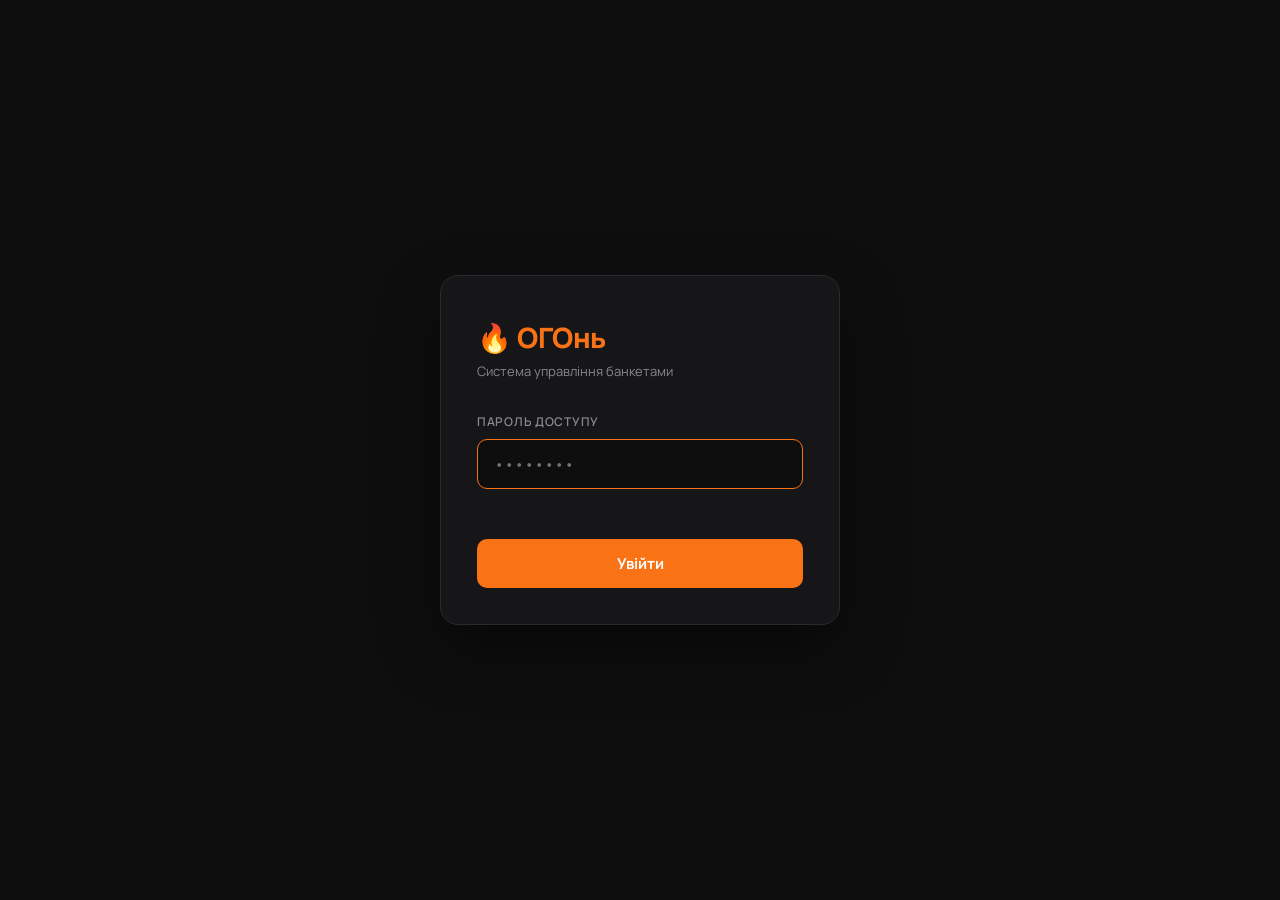
<file: index.html>
<!DOCTYPE html>
<html lang="uk">
<head>
<meta charset="UTF-8">
<script src="auth.js"></script><meta name="viewport" content="width=device-width, initial-scale=1.0">
<title>Дашборд · ОГОнь Банкети</title>
<link rel="stylesheet" href="style.css">
<style>
.stats-grid-4 {
  display: grid;
  grid-template-columns: repeat(4, 1fr);
  gap: 14px;
  margin-bottom: 32px;
}
@media (max-width: 768px) {
  .stats-grid-4 { grid-template-columns: repeat(2, 1fr); gap: 10px; margin-bottom: 20px; }
  .stats-grid-4 .stat-card { padding: 14px 16px; }
  .stats-grid-4 .stat-val  { font-size: 22px; }
  .banquet-row { display: flex !important; flex-direction: column; gap: 5px; padding: 14px 16px; }
  .dash-row-top    { display: flex; justify-content: space-between; align-items: flex-start; }
  .dash-row-meta   { display: flex; gap: 10px; align-items: center; flex-wrap: wrap; }
  .dash-row-bottom { display: flex; justify-content: space-between; align-items: center; padding-top: 8px; border-top: 1px solid var(--border); margin-top: 4px; }
}
</style>
</head>
<body>
<div class="top-bar">
  <nav class="top-bar-nav">
    <a class="nav-link active" href="index.html">Головна</a>
    <a class="nav-link" href="banquets.html">Банкети</a>
    <a class="nav-link" href="clients.html">Клієнти</a>
  </nav>
  <div class="tbs"></div>
  <a class="btn-primary" href="add.html">+ Новий банкет</a>
</div>

<div class="page-wrap fade-in">
  <div class="page-header">
    <div>
      <div class="page-title">Дашборд</div>
      <div class="page-sub" id="dashDate"></div>
    </div>
    <button class="btn-ghost" onclick="syncAll()">
      <svg width="13" height="13" viewBox="0 0 24 24" fill="none" stroke="currentColor" stroke-width="2.5"><path d="M23 4v6h-6"/><path d="M1 20v-6h6"/><path d="M3.51 9a9 9 0 0114.85-3.36L23 10M1 14l4.64 4.36A9 9 0 0020.49 15"/></svg>
      Оновити
    </button>
  </div>

  <div class="stats-grid-4">
    <div class="stat-card acc">
      <div class="stat-label">Цього місяця</div>
      <div class="stat-val" id="stTotal">—</div>
      <div class="stat-sub">всього банкетів</div>
    </div>
    <div class="stat-card" style="border-color:rgba(46,203,113,.25)">
      <div class="stat-label">Майбутні</div>
      <div class="stat-val" id="stUpcoming" style="color:var(--green)">—</div>
      <div class="stat-sub">ще попереду</div>
    </div>
    <div class="stat-card">
      <div class="stat-label">Пройшли</div>
      <div class="stat-val" id="stPassed" style="color:var(--text-dim)">—</div>
      <div class="stat-sub">вже відбулися</div>
    </div>
    <div class="stat-card">
      <div class="stat-label">Скасовано</div>
      <div class="stat-val" id="stCancelled" style="color:var(--red)">—</div>
      <div class="stat-sub">цього місяця</div>
    </div>
  </div>

  <div class="section-head">
    <div class="section-title">Сьогоднішні банкети</div>
    <a class="btn-ghost" href="banquets.html">Всі банкети →</a>
  </div>
  <div class="banquet-list" id="dashToday">
    <div class="loader-wrap"><div class="loader-dots"><span></span><span></span><span></span></div></div>
  </div>

  <div class="section-head" style="margin-top:28px">
    <div class="section-title">Майбутні банкети місяця</div>
    <a class="btn-ghost" href="banquets.html">Всі банкети →</a>
  </div>
  <div class="banquet-list" id="dashUpcoming">
    <div class="loader-wrap"><div class="loader-dots"><span></span><span></span><span></span></div></div>
  </div>

  <div class="section-head" style="margin-top:28px">
    <div class="section-title">Пройшли цього місяця</div>
  </div>
  <div class="banquet-list" id="dashPassed">
    <div class="loader-wrap"><div class="loader-dots"><span></span><span></span><span></span></div></div>
  </div>

  <div class="section-head" style="margin-top:28px">
    <div class="section-title">Постійні клієнти</div>
    <a class="btn-ghost" href="clients.html">Всі клієнти →</a>
  </div>
  <div class="clients-grid" id="repeatClients">
    <div class="loader-wrap"><div class="loader-dots"><span></span><span></span><span></span></div></div>
  </div>

  <div class="cta-block">
    <div><h3>Оформити новий банкет</h3><p>Заповніть форму разом з клієнтом прямо зараз</p></div>
    <a class="btn-primary" href="add.html">+ Додати банкет</a>
  </div>
</div>

<div class="toast" id="toast"></div>
<script src="db.js"></script>
<script>
db_seed();
renderOfflineBanner();

document.getElementById('dashDate').textContent =
  new Date().toLocaleDateString('uk-UA', {weekday:'long', day:'numeric', month:'long', year:'numeric'});

const isMobile = () => window.innerWidth <= 768;

function todayMidnight() { const d = new Date(); d.setHours(0,0,0,0); return d; }
function tomorrowMidnight() { const d = todayMidnight(); d.setDate(d.getDate() + 1); return d; }
function banquetDate(b)  { return b.date ? new Date((b.date+'').split('T')[0]) : null; }

function isToday(b)      { const d = banquetDate(b); return d && d >= todayMidnight() && d < tomorrowMidnight(); }
function isFuture(b)     { const d = banquetDate(b); return d && d >= tomorrowMidnight(); }
function isPassed(b)     { const d = banquetDate(b); return d && d < todayMidnight(); }
function isThisMonth(b)  {
  const now = new Date(), d = banquetDate(b);
  return d && d.getMonth() === now.getMonth() && d.getFullYear() === now.getFullYear();
}

function rowDesktop(b) {
  const st = resolveStatus(b);
  return `<div class="banquet-row" style="grid-template-columns:100px 1fr 140px 72px 130px 100px" onclick="goTo('banquet-detail.html',{id:'${b.id}'})">
    <div class="br-date">${fmtDate(b.date)}</div>
    <div><div class="br-name">${b.clientName}</div>${b.comment?`<div class="br-note">${b.comment.slice(0,40)}${b.comment.length>40?'…':''}</div>`:''}</div>
    <div class="br-phone">${b.clientPhone}</div>
    <div class="br-guests">👥 ${b.guests}</div>
    <div class="br-sum acc">${fmt(b.totalFinal)}</div>
    <div><span class="status-pill ${st}">${statusLabel(st)}</span></div>
  </div>`;
}

function rowMobile(b) {
  const st = resolveStatus(b);
  return `<div class="banquet-row" onclick="goTo('banquet-detail.html',{id:'${b.id}'})">
    <div class="dash-row-top">
      <div class="br-name">${b.clientName}</div>
      <div class="br-date">${fmtDate(b.date)}</div>
    </div>
    <div class="dash-row-meta">
      <span class="br-phone">${b.clientPhone}</span>
      <span class="br-guests">👥 ${b.guests}</span>
      <span class="status-pill ${st}">${statusLabel(st)}</span>
    </div>
    <div class="dash-row-bottom">
      <span class="br-sum">${fmt(b.deposit)}</span>
      <span class="br-sum acc">${fmt(b.totalFinal)}</span>
    </div>
  </div>`;
}

function renderList(elId, list, empty) {
  const el = document.getElementById(elId);
  if (!list.length) { el.innerHTML = `<div class="empty-state"><div class="empty-icon">📅</div>${empty}</div>`; return; }
  el.innerHTML = list.map(isMobile() ? rowMobile : rowDesktop).join('');
}

async function render() {
  try {
    const [banquets, clients] = await Promise.all([db_getBanquets(), db_getClients()]);

    const thisMonth = banquets.filter(isThisMonth);
    const todayList = thisMonth.filter(b => b.status !== 'cancelled' && isToday(b))
                               .sort((a,b) => (a.time || '').localeCompare(b.time || '') || a.clientName.localeCompare(b.clientName));
    const upcoming  = thisMonth.filter(b => b.status !== 'cancelled' && isFuture(b))
                               .sort((a,b) => banquetDate(a) - banquetDate(b));
    const passed    = thisMonth.filter(b => b.status !== 'cancelled' && isPassed(b))
                               .sort((a,b) => banquetDate(b) - banquetDate(a));
    const cancelled = thisMonth.filter(b => b.status === 'cancelled');

    document.getElementById('stTotal').textContent     = thisMonth.length;
    document.getElementById('stUpcoming').textContent  = upcoming.length;
    document.getElementById('stPassed').textContent    = passed.length;
    document.getElementById('stCancelled').textContent = cancelled.length;

    renderList('dashToday',    todayList.slice(0,8), 'Сьогодні банкетів немає');
    renderList('dashUpcoming', upcoming.slice(0,8), 'Майбутніх банкетів цього місяця немає');
    renderList('dashPassed',   passed.slice(0,8),   'Пройшлих банкетів цього місяця ще немає');

    const statsArr = await Promise.all(clients.map(async c => ({...c, ...await db_getClientStats(c.id)})));
    const repeat   = statsArr.filter(c => c.count >= 2).sort((a,b) => b.count - a.count).slice(0,6);
    const rc = document.getElementById('repeatClients');
    if (!repeat.length) {
      rc.innerHTML = `<div class="empty-state" style="grid-column:1/-1"><div class="empty-icon">👥</div>Ще немає постійних клієнтів</div>`;
    } else {
      rc.innerHTML = repeat.map(c => `
        <div class="client-card" onclick="goTo('client-detail.html',{id:'${c.id}'})">
          <div class="client-card-header">
            <div class="client-avatar">${c.name.charAt(0)}</div>
            <div><div class="client-name">${c.name}</div><div class="client-phone">${c.phone}</div></div>
          </div>
          <div class="client-stats">
            <div class="client-stat acc"><div class="client-stat-val">${c.count}</div><div class="client-stat-lbl">Банкетів</div></div>
            <div class="client-stat grn"><div class="client-stat-val" style="font-size:12px">${fmt(c.total)}</div><div class="client-stat-lbl">Виручка</div></div>
          </div>
        </div>`).join('');
    }
  } catch(err) {
    showToast('⚠️ Помилка завантаження: ' + err.message);
  }
}

async function syncAll() {
  showToast('🔄 Оновлення...');
  try { await render(); showToast('✅ Дані оновлено'); }
  catch { showToast('⚠️ Помилка'); }
}

render();
</script>
</body>
</html>
</file>
<file: style.css>
/* ══════════════════════════════════════════
   style.css — Shared · Ресторан ОГОнь
══════════════════════════════════════════ */
@import url('https://fonts.googleapis.com/css2?family=Unbounded:wght@400;600;700;900&family=Manrope:wght@400;500;600;700&display=swap');

:root {
  --bg:         #0e0e0f;
  --surface:    #161618;
  --surface2:   #1e1e21;
  --border:     #2a2a2e;
  --border2:    #383840;
  --accent:     #e8572a;
  --accent2:    #f0893a;
  --green:      #2ecb71;
  --red:        #e8392a;
  --yellow:     #f5c842;
  --text:       #f0ede8;
  --text-dim:   #8a8790;
  --text-muted: #8c8b92;
  --radius:     12px;
  --radius-lg:  18px;
  --fh: 'Unbounded', sans-serif;
  --fb: 'Manrope', sans-serif;
}
*,*::before,*::after { box-sizing: border-box; margin: 0; padding: 0; }
html { scroll-behavior: smooth; }
body { font-family: var(--fb); background: var(--bg); color: var(--text); min-height: 100vh; line-height: 1.5; overflow-x: hidden; }
button { cursor: pointer; font-family: var(--fb); }
input,textarea,select { font-family: var(--fb); }
a { color: inherit; text-decoration: none; }
::-webkit-scrollbar { width: 4px; }
::-webkit-scrollbar-track { background: transparent; }
::-webkit-scrollbar-thumb { background: var(--border); border-radius: 4px; }

/* TOP BAR */
.top-bar { position: sticky; top: 0; z-index: 200; background: rgba(14,14,15,.95); backdrop-filter: blur(18px); border-bottom: 1px solid var(--border); display: flex; align-items: center; gap: 14px; padding: 0 28px; height: 56px; }
.top-bar-logo { font-family: var(--fh); font-size: 13px; font-weight: 700; color: var(--accent); letter-spacing: .06em; text-transform: uppercase; display: flex; align-items: center; gap: 7px; flex-shrink: 0; cursor: pointer; }
.top-bar-logo:hover { opacity: .85; }
.top-bar-nav { display: flex; gap: 2px; }
.nav-link { background: none; border: none; font-size: 13px; font-weight: 600; color: var(--text-dim); padding: 7px 14px; border-radius: 8px; transition: color .18s, background .18s; white-space: nowrap; display: inline-flex; align-items: center; }
.nav-link:hover { color: var(--text); background: var(--surface2); }
.nav-link.active { color: var(--text); background: var(--surface2); }
.tbs { flex: 1; }
.btn-primary { background: var(--accent); color: #fff; border: none; font-family: var(--fh); font-size: 11px; font-weight: 700; letter-spacing: .06em; text-transform: uppercase; padding: 9px 20px; border-radius: var(--radius); display: inline-flex; align-items: center; gap: 7px; transition: background .18s, transform .12s, box-shadow .18s; box-shadow: 0 4px 16px rgba(232,87,42,.25); flex-shrink: 0; }
.btn-primary:hover { background: var(--accent2); transform: translateY(-1px); box-shadow: 0 6px 22px rgba(232,87,42,.4); }
.btn-primary:active { transform: translateY(0); }

/* BACK / SECONDARY BUTTONS */
.btn-back { display: inline-flex; align-items: center; gap: 8px; background: var(--surface2); border: 1.5px solid var(--border); color: var(--text-dim); font-size: 13px; font-weight: 700; padding: 8px 16px; border-radius: var(--radius); transition: color .18s, border-color .18s; cursor: pointer; }
.btn-back:hover { color: var(--text); border-color: var(--border2); }
.btn-ghost { background: var(--surface2); border: 1.5px solid var(--border); color: var(--text-dim); font-size: 12px; font-weight: 700; padding: 7px 16px; border-radius: 20px; transition: color .18s, border-color .18s; display: inline-flex; align-items: center; gap: 6px; }
.btn-ghost:hover { color: var(--text); border-color: var(--border2); }

/* LAYOUT */
.page-wrap      { max-width: 980px; margin: 0 auto; padding: 36px 28px 60px; }
.page-wrap-wide { max-width: 1160px; margin: 0 auto; padding: 36px 28px 60px; }
.page-header    { display: flex; align-items: flex-start; justify-content: space-between; gap: 16px; margin-bottom: 32px; flex-wrap: wrap; }
.page-title     { font-family: var(--fh); font-size: 20px; font-weight: 700; color: var(--text); }
.page-sub       { font-size: 13px; color: var(--text-muted); margin-top: 4px; }
.section-head   { display: flex; align-items: center; justify-content: space-between; margin-bottom: 14px; }
.section-title  { font-family: var(--fh); font-size: 10px; font-weight: 700; letter-spacing: .1em; text-transform: uppercase; color: var(--text-dim); }

/* STATS */
.stats-grid { display: grid; grid-template-columns: repeat(3,1fr); gap: 14px; margin-bottom: 32px; }
.stat-card { background: var(--surface); border: 1px solid var(--border); border-radius: var(--radius-lg); padding: 22px; transition: border-color .2s; }
.stat-card:hover { border-color: var(--border2); }
.stat-label { font-size: 11px; font-weight: 700; letter-spacing: .08em; text-transform: uppercase; color: var(--text-muted); margin-bottom: 8px; }
.stat-val   { font-family: var(--fh); font-size: 26px; font-weight: 700; color: var(--text); }
.stat-sub   { font-size: 12px; color: var(--text-muted); margin-top: 4px; }
.stat-card.acc .stat-val { color: var(--accent); }
.stat-card.grn .stat-val { color: var(--green); }

/* STATUS PILL */
.status-pill { font-size: 10px; font-weight: 800; letter-spacing: .06em; text-transform: uppercase; padding: 4px 11px; border-radius: 20px; display: inline-block; white-space: nowrap; }
.status-pill.confirmed { background: rgba(46,203,113,.12); color: var(--green); border: 1px solid rgba(46,203,113,.3); }
.status-pill.passed    { background: rgba(138,135,144,.12); color: var(--text-dim); border: 1px solid rgba(138,135,144,.25); }
.status-pill.cancelled { background: rgba(232,57,42,.1); color: var(--red); border: 1px solid rgba(232,57,42,.25); }

/* BANQUET ROW */
.banquet-list { display: flex; flex-direction: column; gap: 8px; }
.banquet-row { background: var(--surface); border: 1.5px solid var(--border); border-radius: var(--radius); padding: 13px 18px; display: grid; align-items: center; gap: 12px; transition: border-color .2s, background .18s; cursor: pointer; }
.banquet-row:hover { border-color: var(--border2); background: var(--surface2); }
.br-date  { font-size: 12px; font-weight: 700; color: var(--text-dim); }
.br-name  { font-size: 14px; font-weight: 700; color: var(--text); }
.br-note  { font-size: 11px; color: var(--text-muted); margin-top: 2px; overflow: hidden; text-overflow: ellipsis; white-space: nowrap; }
.br-phone { font-size: 12px; color: var(--text-muted); font-weight: 500; }
.br-guests { font-size: 13px; font-weight: 700; color: var(--text-dim); }
.br-sum  { font-family: var(--fh); font-size: 14px; font-weight: 700; color: var(--text); text-align: right; white-space: nowrap; }
.br-sum.acc { color: var(--accent); }

/* EMPTY STATE */
.empty-state { padding: 56px; text-align: center; color: var(--text-muted); font-size: 14px; background: var(--surface); border: 1.5px dashed var(--border); border-radius: var(--radius-lg); }
.empty-icon  { font-size: 36px; margin-bottom: 12px; opacity: .4; }

/* CTA BLOCK */
.cta-block { margin-top: 28px; background: linear-gradient(135deg, #1e0e08, #2a1208); border: 1.5px solid rgba(232,87,42,.2); border-radius: var(--radius-lg); padding: 26px 30px; display: flex; align-items: center; justify-content: space-between; gap: 20px; }
.cta-block h3 { font-family: var(--fh); font-size: 13px; font-weight: 700; color: var(--text); margin-bottom: 4px; }
.cta-block p  { font-size: 13px; color: var(--text-dim); }

/* TABLE */
.tbl-wrap { background: var(--surface); border: 1px solid var(--border); border-radius: var(--radius-lg); overflow: hidden; }
.tbl-head { display: grid; gap: 12px; padding: 11px 20px; background: var(--surface2); border-bottom: 1px solid var(--border); }
.th { font-size: 10px; font-weight: 800; letter-spacing: .1em; text-transform: uppercase; color: var(--text-muted); }
.tbl-body { display: flex; flex-direction: column; }
.tbl-row  { display: grid; gap: 12px; padding: 13px 20px; border-bottom: 1px solid var(--border); align-items: center; transition: background .15s; cursor: pointer; }
.tbl-row:last-child { border-bottom: none; }
.tbl-row:hover { background: var(--surface2); }
.td { font-size: 13px; color: var(--text); font-weight: 500; overflow: hidden; text-overflow: ellipsis; white-space: nowrap; }
.td.muted { color: var(--text-dim); }
.td.bold  { font-weight: 700; }
.td.mono  { font-family: var(--fh); font-size: 13px; font-weight: 700; }
.td.acc   { color: var(--accent); font-weight: 700; }
.td.grn   { color: var(--green); font-weight: 700; }

/* LOADER */
.loader-dots { display: flex; justify-content: center; gap: 6px; margin-bottom: 10px; }
.loader-dots span { width: 7px; height: 7px; border-radius: 50%; background: var(--accent); animation: bounce .9s ease-in-out infinite; }
.loader-dots span:nth-child(2) { animation-delay: .15s; }
.loader-dots span:nth-child(3) { animation-delay: .3s; }
@keyframes bounce { 0%,80%,100%{transform:scale(.5);opacity:.4} 40%{transform:scale(1);opacity:1} }
.loader-wrap { padding: 48px; text-align: center; color: var(--text-muted); font-size: 13px; }

/* SEARCH / FILTERS */
.controls-row { display: flex; gap: 10px; align-items: center; flex-wrap: wrap; }
.search-input { background: var(--surface2); border: 1.5px solid var(--border); border-radius: var(--radius); color: var(--text); font-size: 14px; font-weight: 500; padding: 9px 14px; outline: none; transition: border-color .2s; }
.search-input:focus { border-color: var(--accent); }
.search-input::placeholder { color: var(--text-muted); }
.filter-tabs { display: flex; gap: 6px; flex-wrap: wrap; margin-bottom: 18px; }
.filter-tab  { background: var(--surface2); border: 1.5px solid var(--border); border-radius: 20px; padding: 6px 16px; font-size: 12px; font-weight: 700; color: var(--text-dim); transition: all .18s; }
.filter-tab:hover  { color: var(--text); border-color: var(--border2); }
.filter-tab.active { background: var(--accent); border-color: var(--accent); color: #fff; }

/* PAGINATION */
.pagination { display: flex; align-items: center; justify-content: center; gap: 6px; margin-top: 20px; }
.page-btn   { background: var(--surface); border: 1.5px solid var(--border); color: var(--text-dim); font-size: 13px; font-weight: 700; width: 36px; height: 36px; border-radius: 8px; display: flex; align-items: center; justify-content: center; transition: all .18s; }
.page-btn:hover { border-color: var(--text-dim); color: var(--text); }
.page-btn.cur   { background: var(--accent); border-color: var(--accent); color: #fff; }
.page-info { font-size: 12px; color: var(--text-muted); text-align: center; margin-top: 8px; }

/* DETAIL LAYOUT */
.detail-grid { display: grid; grid-template-columns: 340px 1fr; gap: 20px; align-items: start; }
.info-card   { background: var(--surface); border: 1px solid var(--border); border-radius: var(--radius-lg); padding: 24px; }
.info-card-title { font-family: var(--fh); font-size: 10px; font-weight: 700; letter-spacing: .1em; text-transform: uppercase; color: var(--text-muted); margin-bottom: 18px; display: flex; align-items: center; gap: 8px; }
.info-card-title::after { content: ''; flex: 1; height: 1px; background: var(--border); }
.info-row   { display: flex; justify-content: space-between; align-items: flex-start; gap: 12px; padding: 9px 0; border-bottom: 1px solid var(--border); }
.info-row:last-child { border-bottom: none; }
.info-key   { font-size: 12px; color: var(--text-muted); font-weight: 600; white-space: nowrap; }
.info-val   { font-size: 13px; font-weight: 700; color: var(--text); text-align: right; }
.info-val.acc { color: var(--accent); }
.info-val.grn { color: var(--green); }

/* DISHES LIST */
.dishes-list  { display: flex; flex-direction: column; gap: 8px; }
.dish-row     { background: var(--surface); border: 1px solid var(--border); border-radius: var(--radius); padding: 11px 15px; display: flex; align-items: center; gap: 14px; }
.dish-row-name     { flex: 1; font-size: 14px; font-weight: 700; color: var(--text); }
.dish-row-qty      { font-size: 12px; font-weight: 700; color: var(--text-muted); background: var(--surface2); border: 1px solid var(--border); border-radius: 8px; padding: 4px 12px; white-space: nowrap; }
.dish-row-price    { font-size: 13px; font-weight: 600; color: var(--text-muted); white-space: nowrap; }
.dish-row-subtotal { font-family: var(--fh); font-size: 13px; font-weight: 700; color: var(--accent); white-space: nowrap; text-align: right; min-width: 80px; }

/* CLIENTS GRID */
.clients-grid { display: grid; grid-template-columns: repeat(auto-fill, minmax(280px, 1fr)); gap: 14px; }
.client-card  { background: var(--surface); border: 1.5px solid var(--border); border-radius: var(--radius-lg); padding: 20px 22px; cursor: pointer; transition: border-color .2s, transform .15s, box-shadow .2s; display: flex; flex-direction: column; gap: 12px; }
.client-card:hover { border-color: var(--border2); transform: translateY(-2px); box-shadow: 0 8px 28px rgba(0,0,0,.35); }
.client-card-header { display: flex; align-items: flex-start; gap: 12px; }
.client-avatar { width: 44px; height: 44px; border-radius: 50%; flex-shrink: 0; background: linear-gradient(135deg,#2a1208,#3d1a0a); border: 2px solid rgba(232,87,42,.3); display: flex; align-items: center; justify-content: center; font-family: var(--fh); font-size: 14px; font-weight: 700; color: var(--accent); }
.client-name  { font-size: 15px; font-weight: 700; color: var(--text); line-height: 1.3; }
.client-phone { font-size: 12px; color: var(--text-muted); margin-top: 2px; font-weight: 500; }
.client-stats     { display: flex; gap: 10px; }
.client-stat      { background: var(--surface2); border: 1px solid var(--border); border-radius: var(--radius); padding: 8px 12px; flex: 1; text-align: center; }
.client-stat-val  { font-family: var(--fh); font-size: 14px; font-weight: 700; color: var(--text); }
.client-stat-lbl  { font-size: 10px; color: var(--text-muted); font-weight: 600; text-transform: uppercase; letter-spacing: .05em; margin-top: 2px; }
.client-stat.acc .client-stat-val { color: var(--accent); }
.client-stat.grn .client-stat-val { color: var(--green); }

/* MODAL */
.modal-overlay { position: fixed; inset: 0; background: rgba(0,0,0,.76); backdrop-filter: blur(8px); z-index: 1000; display: flex; align-items: center; justify-content: center; opacity: 0; pointer-events: none; transition: opacity .28s; }
.modal-overlay.vis { opacity: 1; pointer-events: all; }
.modal { background: var(--surface); border: 1px solid var(--border); border-radius: 24px; padding: 36px 32px; max-width: 520px; width: 92%; text-align: center; transform: scale(.9); transition: transform .28s cubic-bezier(.34,1.56,.64,1); box-shadow: 0 32px 80px rgba(0,0,0,.6); }
.modal-overlay.vis .modal { transform: scale(1); }
.modal-icon    { font-size: 50px; margin-bottom: 12px; display: block; }
.modal-title   { font-family: var(--fh); font-size: 18px; font-weight: 700; margin-bottom: 8px; }
.modal-sub     { font-size: 13px; color: var(--text-dim); margin-bottom: 18px; line-height: 1.6; }
.modal-summary { background: var(--surface2); border: 1px solid var(--border); border-radius: var(--radius); padding: 15px; text-align: left; font-size: 12px; color: var(--text-dim); line-height: 1.9; margin-bottom: 20px; max-height: 220px; overflow-y: auto; }
.modal-summary b { color: var(--text); }
.modal-btns { display: flex; gap: 10px; }
.modal-btn { flex: 1; padding: 13px; border-radius: var(--radius); font-family: var(--fh); font-size: 11px; font-weight: 700; letter-spacing: .05em; text-transform: uppercase; border: none; transition: all .18s; cursor: pointer; }
.modal-btn.pri { background: var(--accent); color: #fff; box-shadow: 0 4px 16px rgba(232,87,42,.28); }
.modal-btn.pri:hover { background: var(--accent2); }
.modal-btn.sec { background: var(--surface2); border: 1.5px solid var(--border); color: var(--text-dim); }
.modal-btn.sec:hover { border-color: var(--text-dim); color: var(--text); }

/* TOAST */
.toast { position: fixed; bottom: 24px; left: 50%; transform: translateX(-50%) translateY(16px); background: var(--surface2); border: 1px solid var(--border); color: var(--text); border-radius: 24px; padding: 11px 24px; font-size: 13px; font-weight: 700; opacity: 0; transition: all .28s; pointer-events: none; z-index: 999; white-space: nowrap; box-shadow: 0 8px 32px rgba(0,0,0,.4); }
.toast.show { opacity: 1; transform: translateX(-50%) translateY(0); }

/* FORM ELEMENTS */
.panel-title { font-family: var(--fh); font-size: 10px; font-weight: 700; letter-spacing: .12em; text-transform: uppercase; color: var(--text-muted); margin-bottom: 14px; display: flex; align-items: center; gap: 8px; }
.panel-title::after { content: ''; flex: 1; height: 1px; background: var(--border); }
.form-group { display: flex; flex-direction: column; gap: 5px; margin-bottom: 11px; }
.form-group:last-child { margin-bottom: 0; }
label { font-size: 11px; font-weight: 700; letter-spacing: .06em; text-transform: uppercase; color: var(--text-dim); }
.form-input { background: var(--surface2); border: 1.5px solid var(--border); border-radius: var(--radius); color: var(--text); font-size: 14px; font-weight: 500; padding: 10px 13px; outline: none; transition: border-color .2s, box-shadow .2s; width: 100%; -webkit-appearance: none; }
.form-input:focus { border-color: var(--accent); box-shadow: 0 0 0 3px rgba(232,87,42,.12); }
.form-input.err { border-color: var(--red); box-shadow: 0 0 0 3px rgba(232,57,42,.1); }
.form-input::placeholder { color: var(--text-muted); }
textarea.form-input { resize: vertical; min-height: 72px; }
select.form-input { cursor: pointer; }
.ferr { font-size: 11px; color: var(--red); font-weight: 600; display: none; }
.ferr.show { display: block; }

/* CHIPS */
.chips { display: flex; gap: 6px; flex-wrap: wrap; }
.chip  { background: var(--surface2); border: 1.5px solid var(--border); border-radius: 20px; padding: 5px 14px; font-size: 12px; font-weight: 700; color: var(--text-dim); transition: all .18s; white-space: nowrap; user-select: none; cursor: pointer; }
.chip:hover { border-color: var(--text-dim); color: var(--text); }
.chip.s-on  { background: rgba(232,87,42,.15); border-color: var(--accent); color: var(--accent); }
.chip.d-on  { background: rgba(46,203,113,.12); border-color: var(--green); color: var(--green); }

/* ANIMATION */
.fade-in { animation: fadeIn .22s ease; }
@keyframes fadeIn { from{opacity:0;transform:translateY(6px)} to{opacity:1;transform:translateY(0)} }

/* ══════════════════════════════════════════
   MOBILE RESPONSIVE — max-width: 768px
══════════════════════════════════════════ */
@media (max-width: 768px) {
  /* Top bar */
  .top-bar { padding: 0 16px; gap: 10px; }
  .top-bar-nav { display: none; }
  .btn-primary { font-size: 10px; padding: 8px 14px; }

  /* Page wrap */
  .page-wrap, .page-wrap-wide { padding: 20px 16px 48px; }

  /* Page header */
  .page-header { flex-direction: column; align-items: flex-start; gap: 12px; margin-bottom: 20px; }
  .page-title { font-size: 17px; }

  /* Stats grid — 1 column on very small, 2 on medium mobile */
  .stats-grid { grid-template-columns: repeat(2, 1fr); gap: 10px; margin-bottom: 20px; }
  .stat-card { padding: 14px 16px; }
  .stat-val { font-size: 20px; }

  /* Controls row */
  .controls-row { width: 100%; }
  .search-input { width: 100% !important; }

  /* Filter tabs */
  .filter-tabs { gap: 5px; margin-bottom: 14px; overflow-x: auto; flex-wrap: nowrap; padding-bottom: 2px; scrollbar-width: none; }
  .filter-tabs::-webkit-scrollbar { display: none; }
  .filter-tab { flex-shrink: 0; padding: 5px 12px; font-size: 11px; }

  /* TABLE → card layout */
  .tbl-wrap { border-radius: var(--radius); overflow: visible; background: transparent; border: none; }
  .tbl-head { display: none; }
  .tbl-body { display: flex; flex-direction: column; gap: 8px; }
  .tbl-row {
    display: flex !important;
    flex-direction: column;
    gap: 6px;
    padding: 14px 16px;
    border-radius: var(--radius);
    border: 1.5px solid var(--border);
    background: var(--surface);
  }
  .tbl-row .td { white-space: normal; font-size: 13px; }
  .tbl-row .td.muted { font-size: 11px; color: var(--text-muted); }
  .tbl-row .td.bold { font-size: 15px; }
  .tbl-row .td.mono.acc { font-size: 15px; }

  /* Banquet rows → cards */
  .banquet-row {
    display: flex !important;
    flex-direction: column;
    gap: 6px;
    padding: 14px 16px;
    border-radius: var(--radius);
  }
  .banquet-row .br-name { font-size: 15px; }
  .banquet-row .br-sum { text-align: left; }

  /* Detail grid → single column */
  .detail-grid { grid-template-columns: 1fr !important; }
  .info-card { padding: 18px; }

  /* Section head */
  .section-head { flex-wrap: wrap; gap: 8px; }

  /* Client cards */
  .clients-grid { grid-template-columns: 1fr; gap: 10px; }

  /* CTA block */
  .cta-block { flex-direction: column; align-items: flex-start; padding: 20px 18px; gap: 16px; }

  /* Modal */
  .modal { padding: 28px 20px; border-radius: 20px; }
  .modal-btns { flex-direction: column; }

  /* Toast */
  .toast { bottom: 16px; max-width: calc(100vw - 32px); white-space: normal; text-align: center; }

  /* Pagination */
  .pagination { flex-wrap: wrap; gap: 4px; }
}

@media (max-width: 400px) {
  .stats-grid { grid-template-columns: 1fr; }
}
</file>
